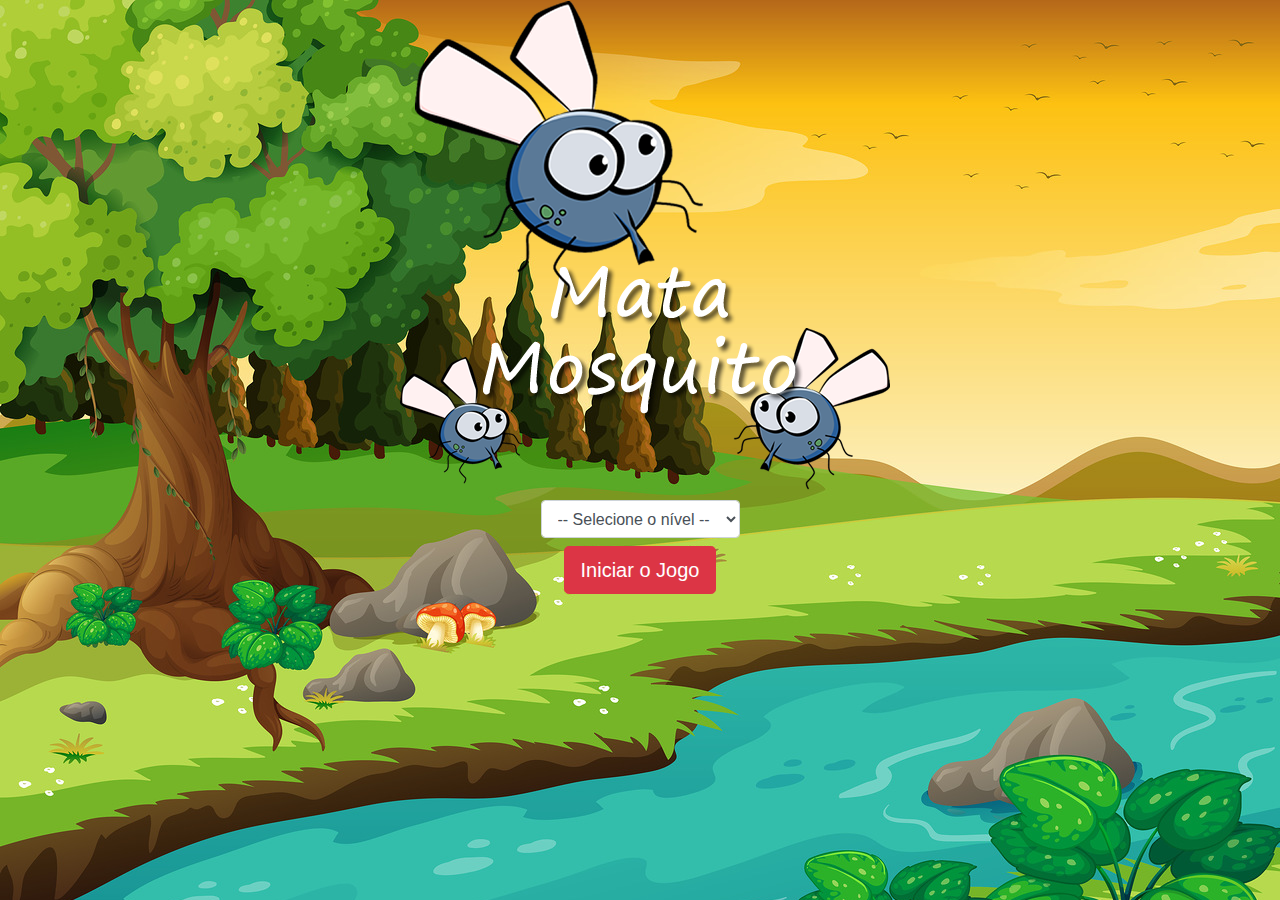
<file: index.html>
<!DOCTYPE html>
<html lang="en">
<head>
    <meta charset="UTF-8">
    <meta http-equiv="X-UA-Compatible" content="IE=edge">
    <meta name="viewport" content="width=device-width, initial-scale=1.0">
    <title>Document</title>

    <link rel="stylesheet" href="https://maxcdn.bootstrapcdn.com/bootstrap/4.0.0/css/bootstrap.min.css" integrity="sha384-Gn5384xqQ1aoWXA+058RXPxPg6fy4IWvTNh0E263XmFcJlSAwiGgFAW/dAiS6JXm" crossorigin="anonymous">
    <link rel="stylesheet" href="estilo.css"/>

    <script>
        function iniciarJogo(){
            var dificuldade = document.getElementById('dificuldade').value

            if(dificuldade === '') {
                alert('Selecione uma diífculdade para iniciar o jogo')
                return false
            }

            window.location.href = "app.html?" + dificuldade

           
        }
    </script>

</head>
<body>
    <div class="container">
        <div class="row">
            <div class="col">
                <div class="d-flex justify-content-center">
                <img src="imagens/game.png" alt="">
            </div>
        </div>
    </div>     
    
    <div class="row">
        <div class="col">
            <div class="d-flex justify-content-center">
                <div class="mb-2">
               <select name="dificuldade" id="dificuldade" class="form-control">
                    <option value="">-- Selecione o nível --</option>
                    <option value="normal">Normal</option>
                    <option value="dificil">Difícil</option>
                    <option value="sbp">SBP</option>
                </select>

             </div>
        </div>
    </div>  
    </div>   
    <div class="row">
        <div class="col">
            <div class="d-flex justify-content-center">
                <button type="button" class="btn btn-danger btn-lg" onclick="iniciarJogo()">Iniciar o Jogo</button>
            </div>
        </div>
    </div>
</div>

</body>
</html>
</file>
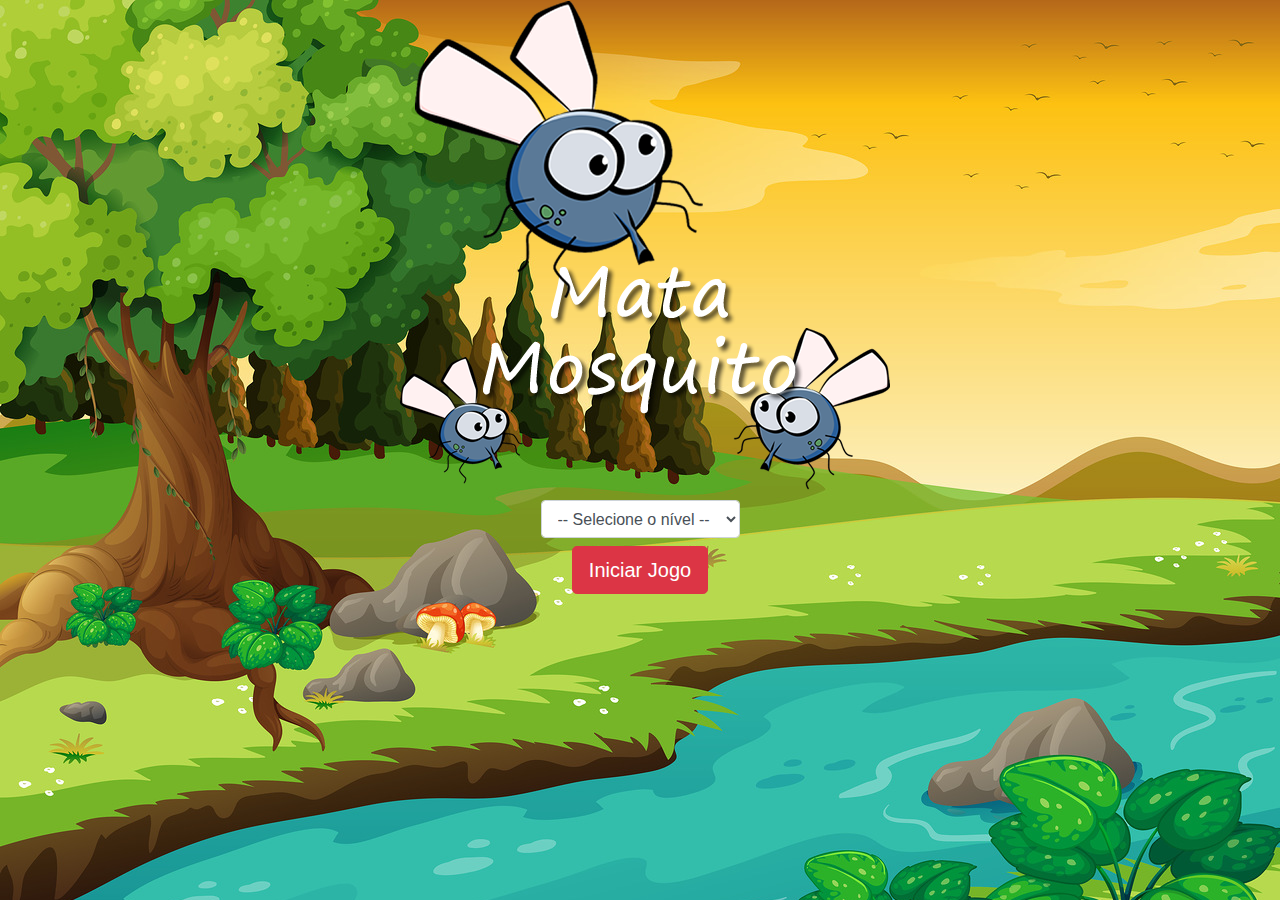
<file: arquivos_da_aula/index.html>
<!DOCTYPE html>
<html>
	<head>
		<title></title>
    <meta charset="UTF-8" />
		<link rel="stylesheet" href="https://maxcdn.bootstrapcdn.com/bootstrap/4.0.0/css/bootstrap.min.css" integrity="sha384-Gn5384xqQ1aoWXA+058RXPxPg6fy4IWvTNh0E263XmFcJlSAwiGgFAW/dAiS6JXm" crossorigin="anonymous">

		<link rel="stylesheet" href="estilo.css" />

    <script>
      function iniciarJogo() {
        var nivel = document.getElementById('nivel').value

        if(nivel === '') {
          alert('Selecione um nível para iniciar o jogo')
          return false
        }

        alert(nivel)

      }
    </script>
	</head>
	<body>

		<div class="container">
			<div class="row">
				<div class="col">
					<div class="d-flex justify-content-center">
						<img src="imagens/game.png" />
					</div>
				</div>
			</div>

      <div class="row">
				<div class="col">
					<div class="d-flex justify-content-center">
            <div class="mb-2">
              <select class="form-control" id="nivel">
                <option value="">-- Selecione o nível --</option>
                <option value="normal">Normal</option>
                <option value="dificil">Difícil</option>
                <option value="chucknorris">Chuck Norris</option>
              </select>
            </div>
          </div>
        </div>
      </div>

			<div class="row">
				<div class="col">
					<div class="d-flex justify-content-center">
						<button type="button" class="btn btn-danger btn-lg" onclick="iniciarJogo()">Iniciar Jogo</button>
					</div>
				</div>
			</div>
		</div>

	</body>
</html>
</file>
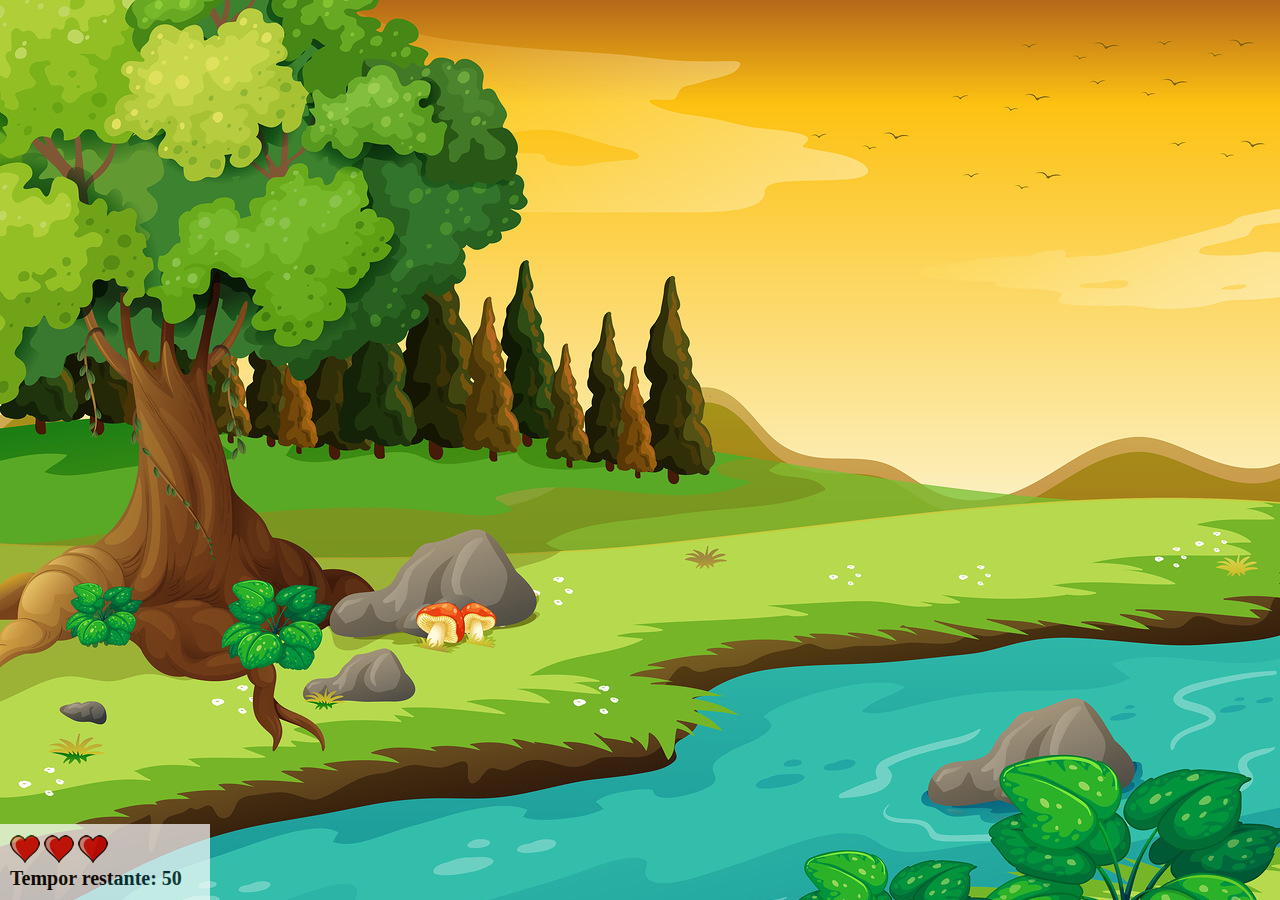
<file: app.html>
<!DOCTYPE html>
<html>
	<head>
		<title></title>

		<link rel="stylesheet" href="estilo.css">

		<script src="jogo.js"></script>
	</head>
	<body onresize="ajustaTamanhoPalcoJogo()">

		<div class="painel">
			<div class="vida">
			<img id="v1" src="imagens/coracao_cheio.png">
			<img id="v2" src="imagens/coracao_cheio.png">
			<img id="v3" src="imagens/coracao_cheio.png">
			
			</div>

			<div class="cronometro">Tempor restante: <span id="cronometro"></div>
		</div>

		<script>
		document.getElementById('cronometro').innerHTML = tempo

		var criaMosca = setInterval(function() {
			posicaoRandomica()
		}, criaMoscaTempo)
		</script>
	</body>
</html>
</file>
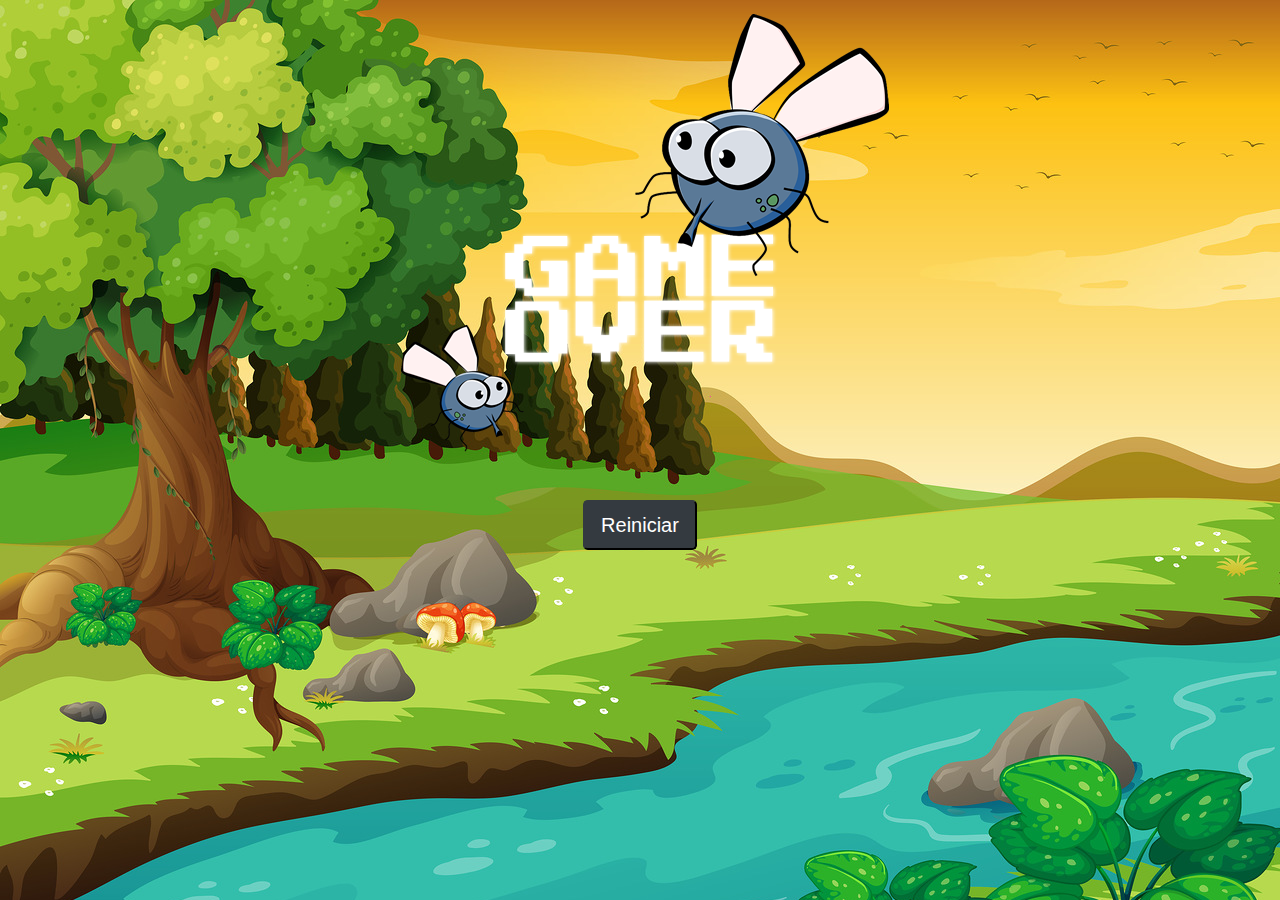
<file: fim_de_jogo.html>
<!DOCTYPE html>
<html lang="en">
<head>
    <meta charset="UTF-8">
    <meta http-equiv="X-UA-Compatible" content="IE=edge">
    <meta name="viewport" content="width=device-width, initial-scale=1.0">
    <title>Document</title>

    <link rel="stylesheet" href="https://maxcdn.bootstrapcdn.com/bootstrap/4.0.0/css/bootstrap.min.css" integrity="sha384-Gn5384xqQ1aoWXA+058RXPxPg6fy4IWvTNh0E263XmFcJlSAwiGgFAW/dAiS6JXm" crossorigin="anonymous">
    <link rel="stylesheet" href="estilo.css"/>

</head>
<body>
    <div class="container">
        <div class="row">
            <div class="col">
                <div class="d-flex justify-content-center">
                <img src="imagens/game_over.png" alt="">
            </div>
        </div>
    </div>     
    
    <div class="row">
        <div class="col">
            <div class="d-flex justify-content-center">
                <button type="button" class="btn-dark btn-lg"onclick="window.location.href = 'index.html' ">Reiniciar</button>
           
        </div>
    </div>
</body>
</html>
</file>
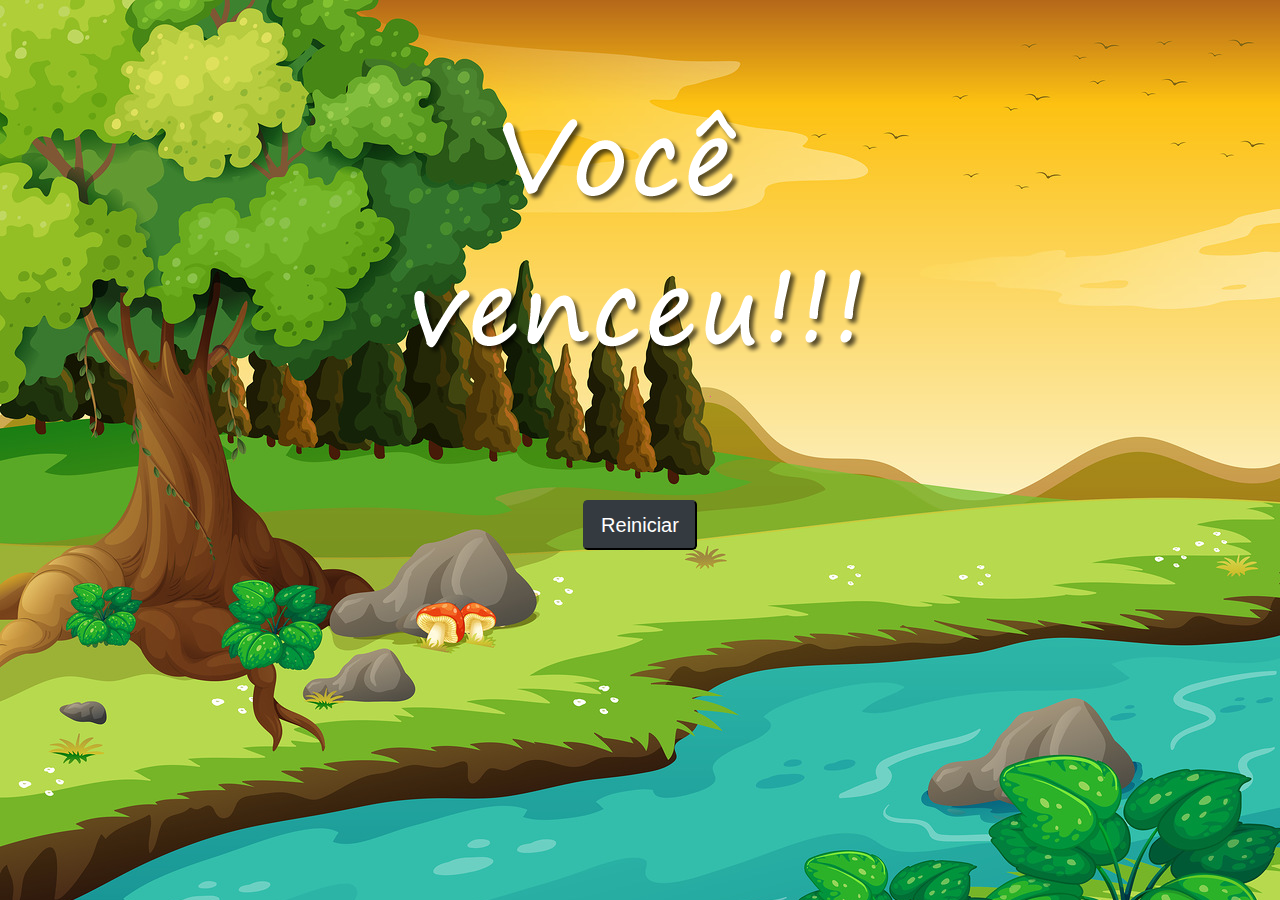
<file: vitoria.html>
<!DOCTYPE html>
<html lang="en">
<head>
    <meta charset="UTF-8">
    <meta http-equiv="X-UA-Compatible" content="IE=edge">
    <meta name="viewport" content="width=device-width, initial-scale=1.0">
    <title>Document</title>

    <link rel="stylesheet" href="https://maxcdn.bootstrapcdn.com/bootstrap/4.0.0/css/bootstrap.min.css" integrity="sha384-Gn5384xqQ1aoWXA+058RXPxPg6fy4IWvTNh0E263XmFcJlSAwiGgFAW/dAiS6JXm" crossorigin="anonymous">
    <link rel="stylesheet" href="estilo.css"/>

</head>
<body>
    <div class="container">
        <div class="row">
            <div class="col">
                <div class="d-flex justify-content-center">
                <img src="imagens/vitoria.png" alt="">
            </div>
        </div>
    </div>     
    
    <div class="row">
        <div class="col">
            <div class="d-flex justify-content-center">
                <button type="button" class="btn-dark btn-lg"onclick="window.location.href = 'index.html' ">Reiniciar</button>
           
        </div>
    </div>
</body>
</html>
</file>
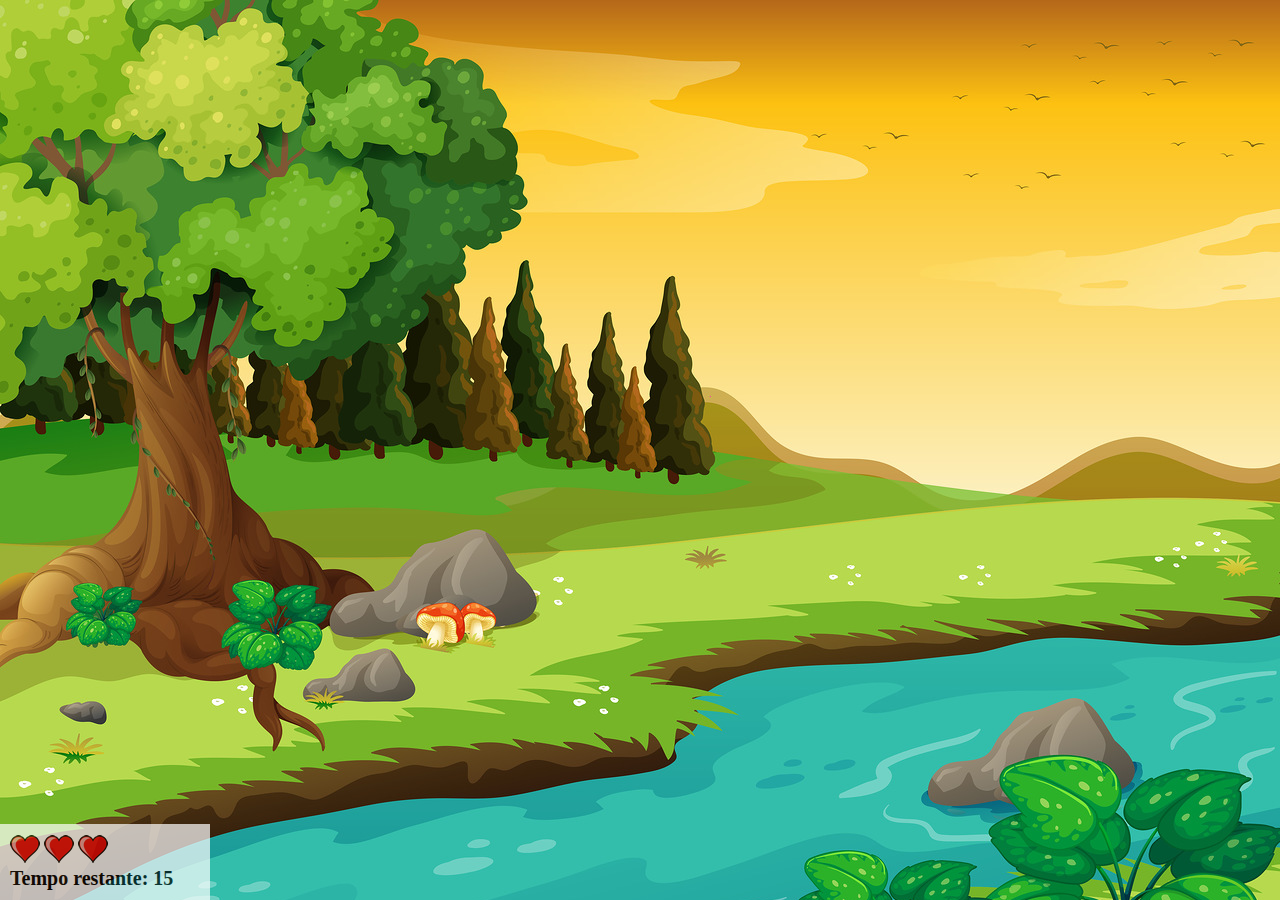
<file: arquivos_da_aula/app.html>
<!DOCTYPE html>
<html>
	<head>
		<title></title>
		<meta charset="UTF-8" />
		<link rel="stylesheet" href="estilo.css" />
		<script src="jogo.js"></script>
	</head>
	<body onresize="ajustaTamanhoPalcoJogo()">

		<div class="painel">
			<div class="vidas">
				<img id="v1" src="imagens/coracao_cheio.png" />
				<img id="v2" src="imagens/coracao_cheio.png" />
				<img id="v3" src="imagens/coracao_cheio.png" />
			</div>

			<div class="cronometro">Tempo restante: <span id="cronometro"></span></div>
		</div>

		<script>
			document.getElementById('cronometro').innerHTML = tempo

			var criaMosca = setInterval(function() { 
				posicaoRandomica()
			}, 2000)
		</script>
	</body>
</html>
</file>
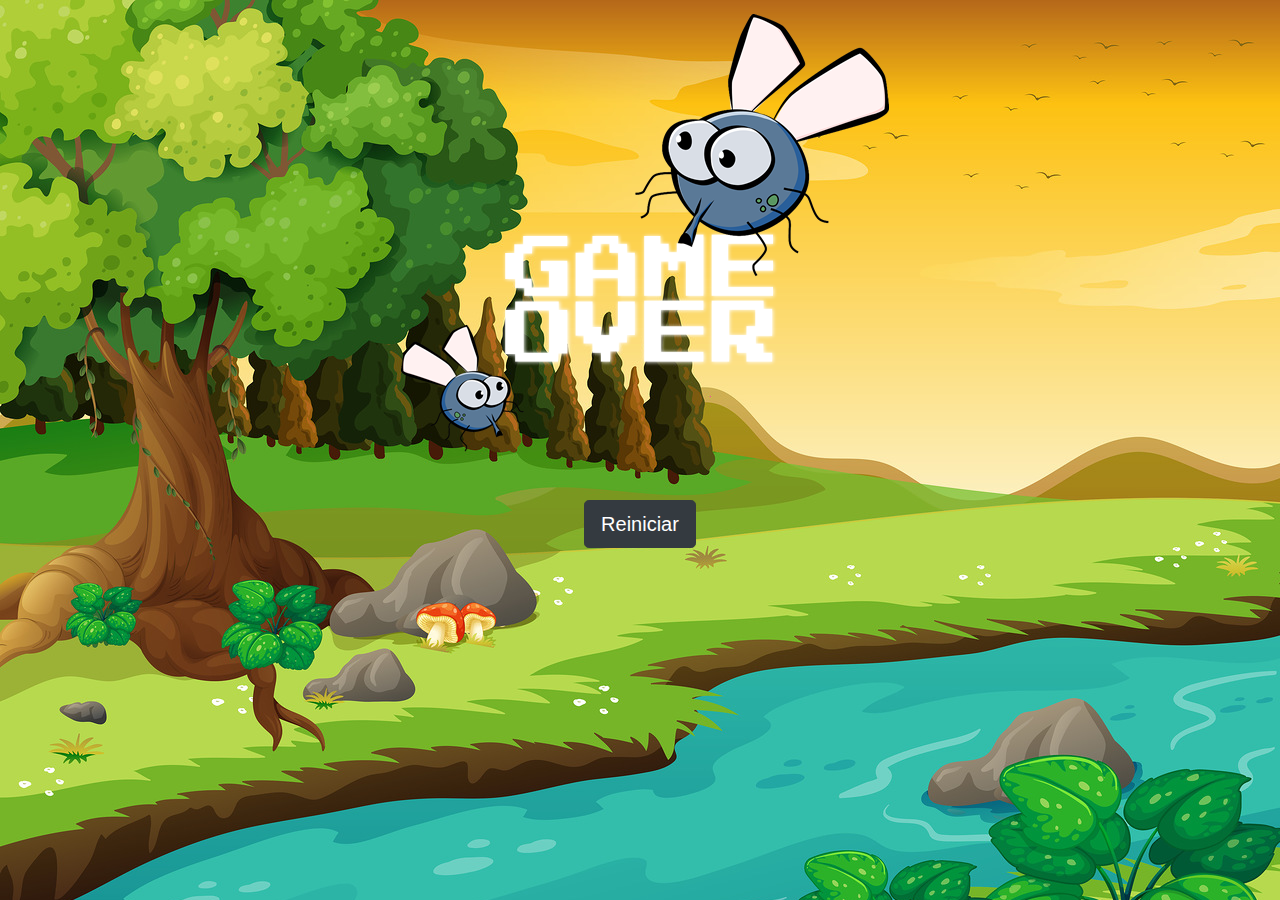
<file: arquivos_da_aula/fim_de_jogo.html>
<!DOCTYPE html>
<html>
	<head>
		<title></title>
		<meta charset="UTF-8" />

		<link rel="stylesheet" href="https://maxcdn.bootstrapcdn.com/bootstrap/4.0.0/css/bootstrap.min.css" integrity="sha384-Gn5384xqQ1aoWXA+058RXPxPg6fy4IWvTNh0E263XmFcJlSAwiGgFAW/dAiS6JXm" crossorigin="anonymous">

		<link rel="stylesheet" href="estilo.css" />
	</head>
	<body>

		<div class="container">
			<div class="row">
				<div class="col">
					<div class="d-flex justify-content-center">
						<img src="imagens/game_over.png" />
					</div>
				</div>
			</div>


			<div class="row">
				<div class="col">
					<div class="d-flex justify-content-center">
						<button type="button" class="btn btn-dark btn-lg" onclick="window.location.href = 'app.html' ">Reiniciar</button>
					</div>
				</div>
			</div>
		</div>

	</body>
</html>
</file>
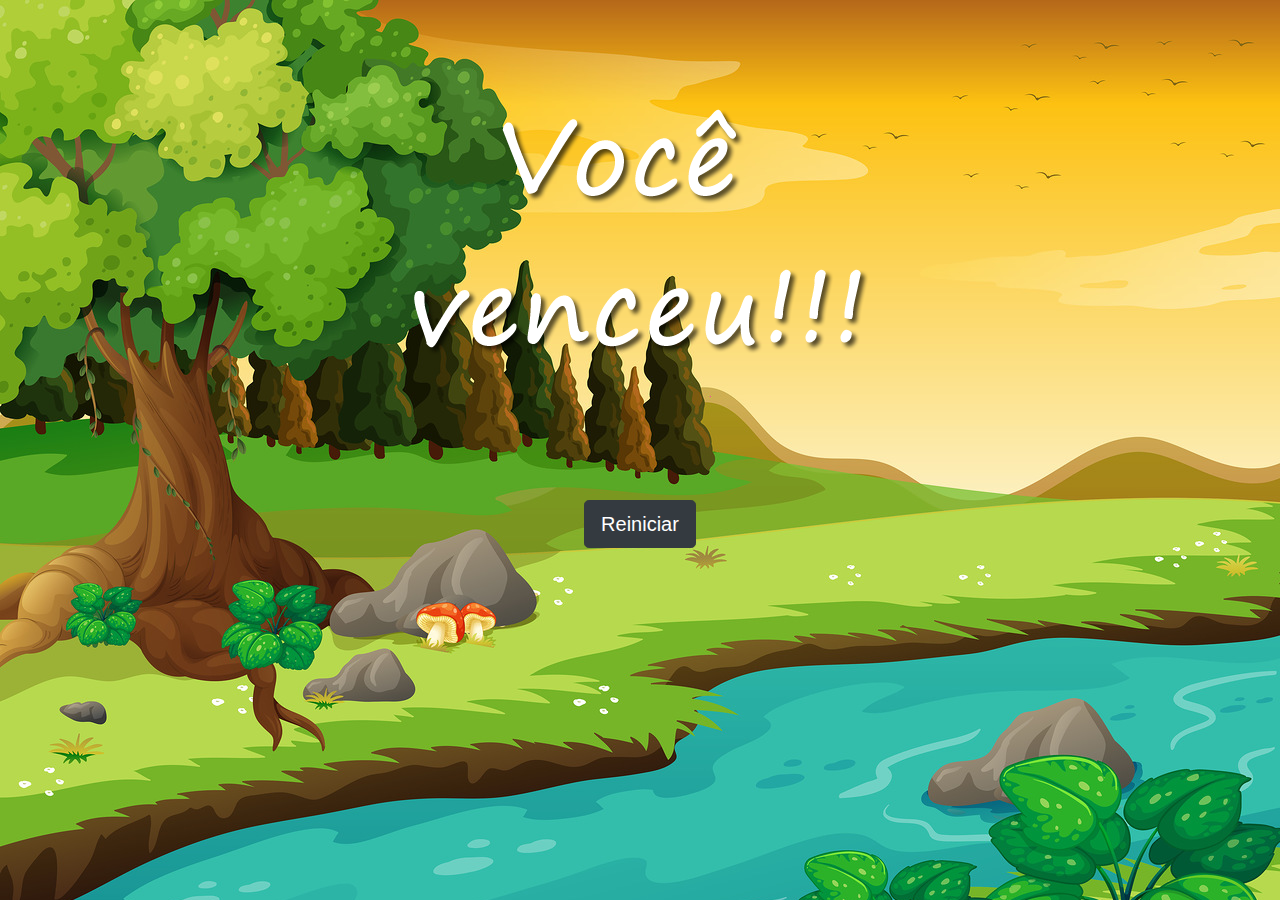
<file: arquivos_da_aula/vitoria.html>
<!DOCTYPE html>
<html>
	<head>
		<title></title>
		<meta charset="UTF-8" />

		<link rel="stylesheet" href="https://maxcdn.bootstrapcdn.com/bootstrap/4.0.0/css/bootstrap.min.css" integrity="sha384-Gn5384xqQ1aoWXA+058RXPxPg6fy4IWvTNh0E263XmFcJlSAwiGgFAW/dAiS6JXm" crossorigin="anonymous">

		<link rel="stylesheet" href="estilo.css" />
	</head>
	<body>

		<div class="container">
			<div class="row">
				<div class="col">
					<div class="d-flex justify-content-center">
						<img src="imagens/vitoria.png" />
					</div>
				</div>
			</div>


			<div class="row">
				<div class="col">
					<div class="d-flex justify-content-center">
						<button type="button" class="btn btn-dark btn-lg" onclick="window.location.href = 'app.html' ">Reiniciar</button>
					</div>
				</div>
			</div>
		</div>

	</body>
</html>
</file>
<file: estilo.css>
html{
cursor:url(imagens/mata_mosca.png) 30 30, auto;
}


body {
    background-image: url(imagens/bg.jpg);
    background-repeat: no-repeat;
    background-size: 100%;
}

.mosca1{
    width: 50px;
    height: 50px;    
}
.mosca2{
    width: 70px;
    height: 70px;    
}
.mosca3{
    width: 90px;
    height: 90px;

}

.ladoA {
	transform: scaleX(1);
}

.ladoB {
	transform: scaleX(-1);
}

.painel {
    position: absolute;
    width: 190px;
    padding: 10px;
    left: 0px;
    bottom: 0px;
    border-top: solid 1px #fff;
    background-color: #fff;
    opacity: 0.7
}

.vidas{
    float: left;
}

.cronometro{
    float:left;
    font-size: 20px;
    font-weight: bold;
}
</file>
<file: arquivos_da_aula/estilo.css>
body {
	background-image: url(imagens/bg.jpg);
	background-repeat: no-repeat;
	background-size: 100%;
}

.mosquito1 {
	width: 50px;
	height: 50px;
}

.mosquito2 {
	width: 70px;
	height: 70px;
}

.mosquito3 {
	width: 90px;
	height: 90px;
}

.ladoA {
	transform: scaleX(1);
}

.ladoB {
	transform: scaleX(-1);
}

.painel {
	position: absolute;
	width: 190px;
	padding: 10px;
	left: 0px;
	bottom: 0px;
	border-top:solid 1px #fff;
	background-color: #fff;
	opacity: 0.7
}

.vidas {
	float: left;
}

.cronometro {
	float: left;
	font-size: 20px;
	font-weight: bold;
}
</file>
